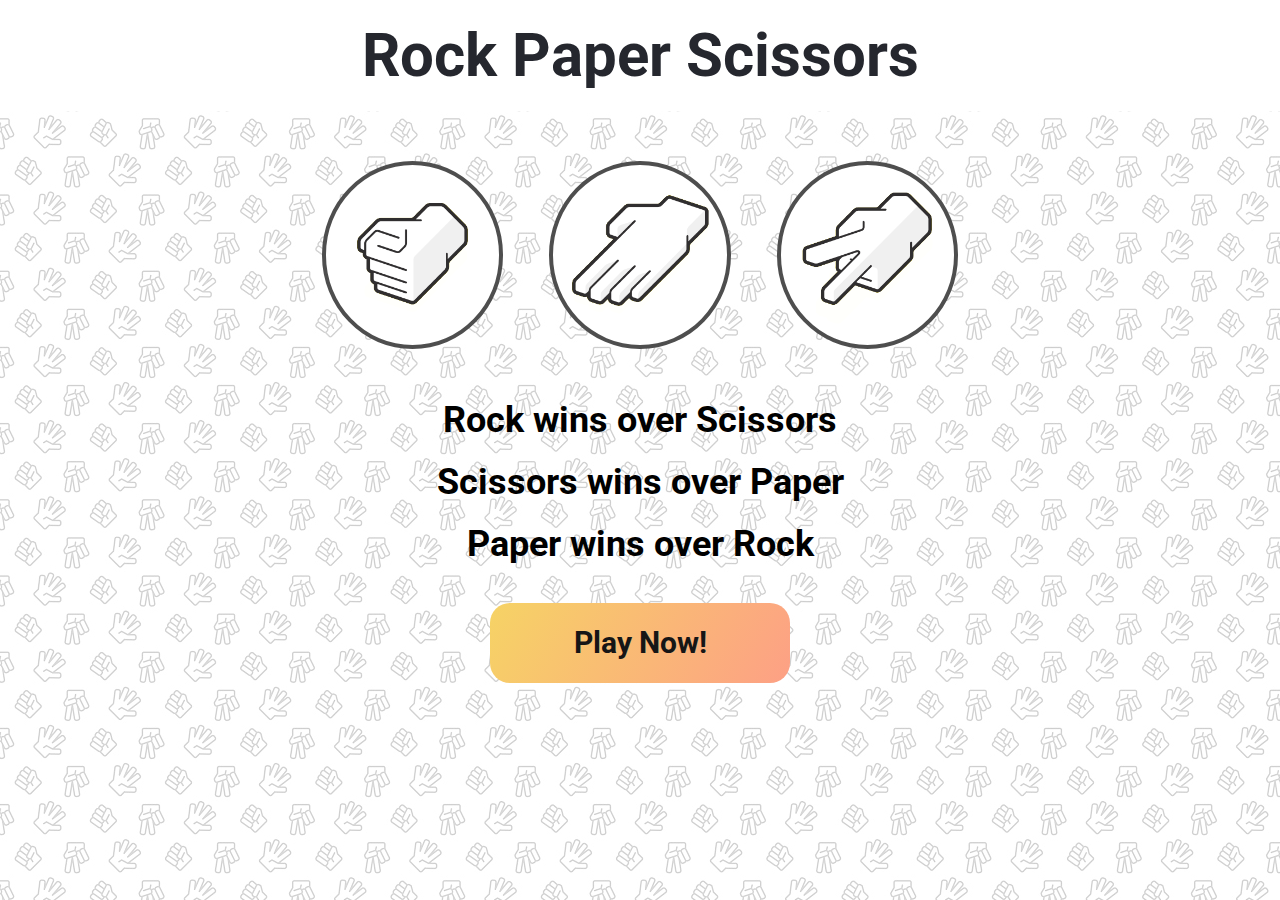
<file: index.html>
<!DOCTYPE html>
<html>
  <head>
    <title>Rock Paper Scissors Game</title>
    <link rel="stylesheet" type="text/css" href="style.css" />
  </head>
  <body>
    <header>
      <h1>Rock Paper Scissors</h1>
    </header>
    <div class="container">
      <div class="choices">
        <div class="choice" id="r">
          <img class="choiceimg" src="images/rock.png" />
        </div>
        <div class="choice" id="p">
          <img class="choiceimg" src="images/paper.png" />
        </div>
        <div class="choice" id="s">
          <img class="choiceimg" src="images/scissor.png" />
        </div>
      </div>
      <ul>
        <li>Rock wins over Scissors</li>
        <li>Scissors wins over Paper</li>
        <li>Paper wins over Rock</li>
      </ul>
    </div>

    <div class="mainbutton"><a href="./home.html">Play Now!</a></div>

    <script src="app.js"></script>
  </body>
</html>
</file>
<file: style.css>
@import url("https://fonts.googleapis.com/css?family=Roboto:400,700&display=swap");

* {
  margin: 0;
  padding: 0;
  box-sizing: border-box;
  font-family: "Roboto", sans-serif;
}

body {
  background-image: url(./images/background.jpg);
}

header {
  background: white;
  padding: 20px;
}

header > h1 {
  color: #25272e;
  text-align: center;
  font-size: 60px;
}

img {
  width: 12vw;
  height: 12vw;
}

.score-board {
  border: 3px solid rgb(78, 78, 78);
  border-radius: 15px;
  width: 200px;
  color: black;
  font-size: 46px;
  padding: 15px 20px;
  font-family: Asap, sans-serif;
  position: relative;
  text-align: center;
}

.badge-user {
  background: rgb(247, 204, 105);
  color: black;
  font-size: 40px;
  padding: 2px 20px;
  font-family: Asap, sans-serif;
  border-radius: 15px;
}
.badge-comp {
  background: rgb(252, 165, 130);
  color: black;
  font-size: 40px;
  padding: 2px 20px;
  font-family: Asap, sans-serif;
  border-radius: 15px;
}

#user-label {
  position: absolute;
  top: 10px;
  left: -100px;
  padding: 5px 20px 10px;
}

#computer-label {
  position: absolute;
  top: 10px;
  right: -125px;
  padding: 5px 20px 10px;
}

.result {
  font-size: 60px;
  color: white;
  margin: 30px auto;
}

.result > p {
  text-align: center;
  font-family: Asap, sans-serif;
  font-weight: bold;
  color: rgb(78, 78, 78);
}

.choices {
  text-align: center;
  margin: 50px 0;
}

.choice {
  display: inline-block;
  background-color: white;
  padding: 10px;
  margin: 0 20px;
  border: 4px rgb(78, 78, 78) solid;
  border-radius: 50%;
}

.choice:hover {
  cursor: pointer;
  opacity: 0.5;
  transition: all 0.3s ease;
}

.choice:active {
  opacity: 0.1;
}

#action-message {
  text-align: center;
  color: rgb(78, 78, 78);
  font-family: Asap, sans-serif;
  font-weight: bold;
  font-size: 20px;
  margin: 20px;
}

.top-part {
  text-align: center;
}

.danielinline {
  display: inline-block;
  vertical-align: middle;
  text-align: center;
}

.choicestart {
  display: inline-block;
  border: 4px rgb(78, 78, 78) solid;
  border-radius: 50%;
  width: 14vw;
  height: 14vw;
  padding: 1vw;
}

.green-glow {
  border: 4px solid #4dcc7d;
  box-shadow: 0 0 10px #31b43a;
  transition: all 0.3s ease;
}

.red-glow {
  border: 4px solid #fc121b;
  box-shadow: 0 0 10px #d01115;
  transition: all 0.3s ease;
}

.grey-glow {
  border: 4px solid yellow;
  box-shadow: 0 0 10px #25292b;
  transition: all 0.3s ease;
}

#user-start {
  margin-right: 80px;
}

#comp-start {
  margin-left: 105px;
}

.mainbutton {
  display: flex;
  justify-content: center;
}

a {
  text-decoration: none;
  color: rgb(22, 22, 22);
  display: flex;
  justify-content: center;
  align-items: center;
  margin-top: 2vh;
  width: 300px;
  height: 80px;
  font-weight: 700;
  border-radius: 20px;
  font-size: 30px;
  transition: 0.3s;
  background-image: linear-gradient(120deg, #f6d365 0%, #fda085 100%);
}

a:hover {
  transform: scale(1.1);
}

.container {
  width: 80vw;
  text-align: center;
  margin-left: 10vw;
  margin-top: 30px;
  font-size: 1.5em;
}

ul {
  list-style: none;
}

li {
  font-size: 1.5em;
  margin: 20px;
  font-weight: 700;
}

.startimage {
  display: none;
}

.imnOn {
  display: block;
}

@media only screen and (max-device-width: 700px) {
  img {
    width: 26vw;
    height: 26vw;
  }
  a {
    margin: 5vh;
    width: 70vw;
    height: 140px;
    font-weight: 700;
    font-size: 3.5em;
  }
  .yourmove {
    font-size: 1.5em;
    margin: 7vh;
  }
  .choicestart {
    margin: 0;
    width: 29vw;
    height: 29vw;
  }
  .container {
    margin: 0px;
    width: 100%;
  }
  .choices {
    margin-top: 10vh;
    margin-left: 0px;
    margin-right: 0px;
  }
  ul {
    margin-top: 6vh;
    margin-bottom: 6vh;
  }
  li {
    font-size: 2em;
  }
  .choice {
    margin: 17px;
  }
}
</file>
